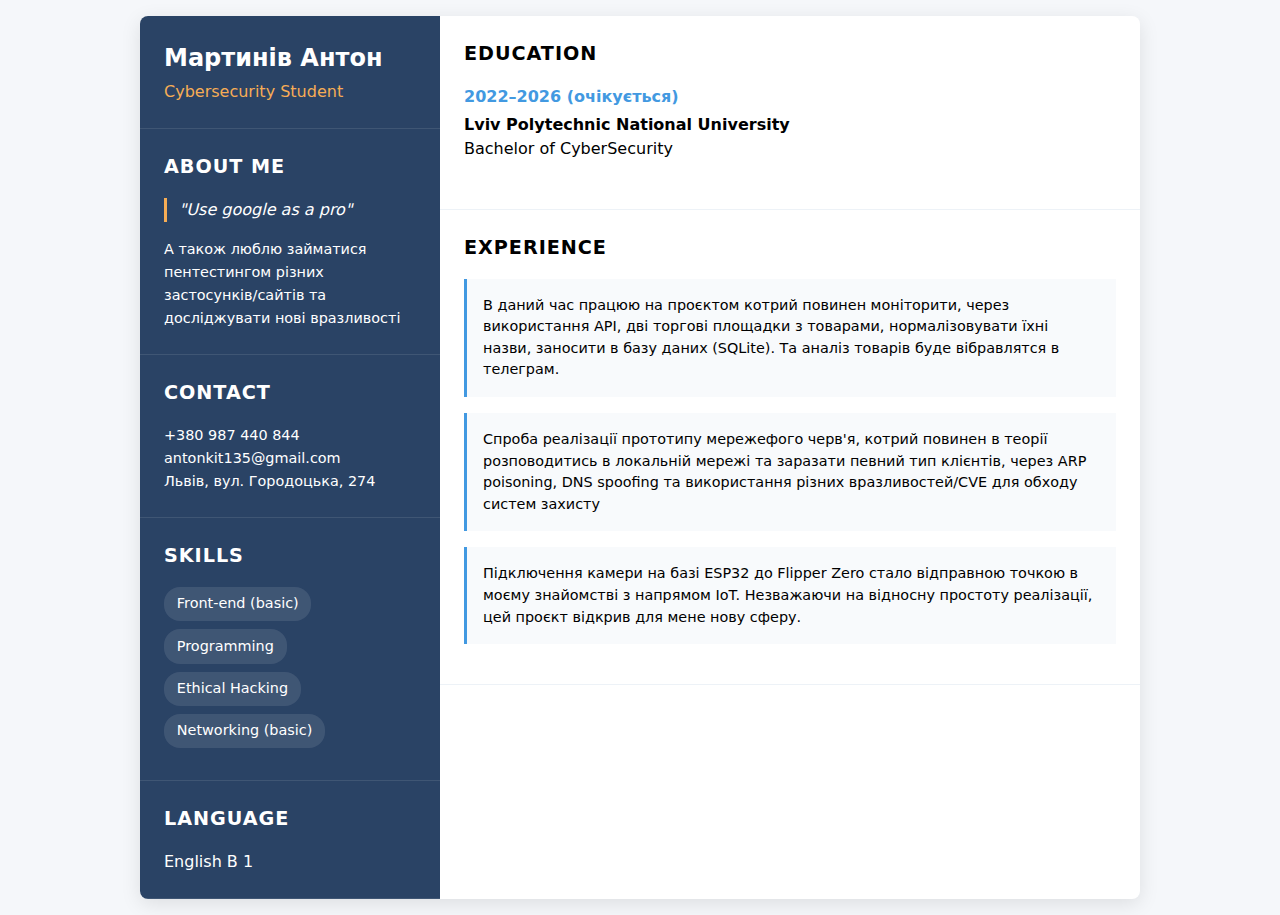
<file: index.html>
<!DOCTYPE html>
<html lang="uk">
<head>
    <meta charset="UTF-8">
    <meta name="viewport" content="width=device-width, initial-scale=1.0">
    <title>My - CV</title>
    <link rel="stylesheet" href="style.css">
</head>
<body>
    <main id="cv-container">
           <div class="left-column">
            <header >
                <h1 id="name">Мартинів Антон</h1>
                <h2 id="title">Cybersecurity Student</h2>
            </header>

            <section id="about">
                <h2 class="section-header">About Me</h2>
                <blockquote id="motto">"Use google as a pro"</blockquote>
                <p class="description">
                    А також люблю займатися<br>
                    пентестингом різних<br>
                    застосунків/сайтів та<br>
                    досліджувати нові вразливості
                </p>
            </section>

            <section id="contact">
                <h2 class="section-header">Contact</h2>
                <div class="contact-info">
                    <p>
                        +380 987 440 844<br>
                        antonkit135@gmail.com<br>
                        Львів, вул. Городоцька, 274
                    </p>
                </div>
            </section>

            <section id="skills">
                <h2 class="section-header">Skills</h2>
                <ul class="skills-list">
                    <li>Front-end (basic)</li>
                    <li>Programming</li>
                    <li>Ethical Hacking</li>
                    <li>Networking (basic)</li>
                </ul>
            </section>

            <section id="language">
                <h2 class="section-header">Language</h2>
                <p>English B 1</p>
            </section>
        </div>

        <div class="right-column">
            <section id="education">
                <h2 class="section-header">Education</h2>
                <div class="education-item">
                    <h3>2022–2026 (очікується)</h3>
                    <p><strong>Lviv Polytechnic National University</strong><br>
                    Bachelor of CyberSecurity</p>
                </div>
            </section>

            <section id="experience">
                <h2 class="section-header">Experience</h2>
                <ul class="experience-list">
                    <li class="experience-item">
                        В даний час працюю на проєктом котрий повинен моніторити, через використання API, дві торгові площадки з товарами, 
                        нормалізовувати їхні назви, заносити в базу даних (SQLite). Та аналіз товарів буде вібравлятся в телеграм.
                    </li>
                    <li class="experience-item">
                        Спроба реалізації прототипу мережефого черв'я, котрий повинен в теорії розповодитись в локальній мережі та заразати певний тип 
                        клієнтів, через ARP poisoning, DNS spoofing та використання різних вразливостей/CVE для обходу систем захисту
                    </li>
                    <li class="experience-item">
                        Підключення камери на базі ESP32 до Flipper Zero стало відправною точкою в моєму знайомстві з напрямом IoT. Незважаючи на 
                        відносну простоту реалізації, цей проєкт відкрив для мене нову сферу.
                    </li>
                </ul>
            </section>
        </div>
    </main>
</body>
</html>
</file>
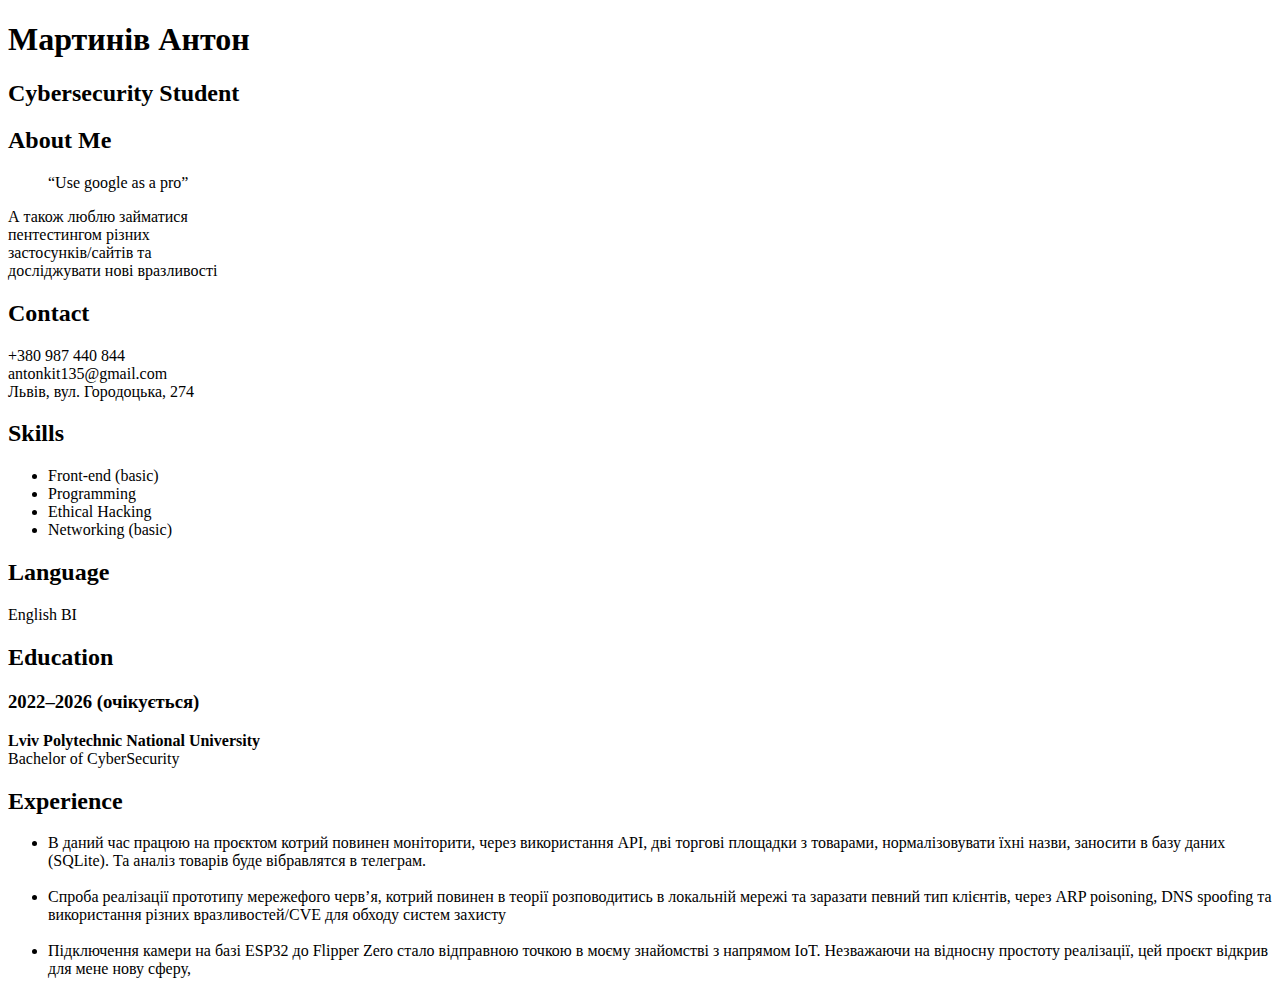
<file: lab_2/index.html>
<!DOCTYPE html>
<html lang="uk">
<head>
    <meta charset="UTF-8">
    <title>My - CV</title>
</head>
<body>
    <h1>Мартинів Антон</h1>
    <h2>Cybersecurity Student</h2>

    <h2>About Me</h2>
    <blockquote>“Use google as a pro”</blockquote>
    <p>
        А також люблю займатися<br>
        пентестингом різних<br>
        застосунків/сайтів та<br>
        досліджувати нові вразливості
    </p>

    <h2>Contact</h2>
    <p>
        +380 987 440 844<br>
        antonkit135@gmail.com<br>
        Львів, вул. Городоцька, 274
    </p>

    <h2>Skills</h2>
    <ul>
        <li>Front-end (basic)</li>
        <li>Programming</li>
        <li>Ethical Hacking</li>
        <li>Networking (basic)</li>
    </ul>

    <h2>Language</h2>
    <p>English BI</p>

    <h2>Education</h2>
    <h3>2022–2026 (очікується)</h3>
    <p><strong>Lviv Polytechnic National University</strong><br>
    Bachelor of CyberSecurity</p>

    <h2>Experience</h2>
    <ul>
        <li>
            В даний час працюю на проєктом котрий повинен моніторити, через використання API, дві торгові площадки з товарами, 
            нормалізовувати їхні назви, заносити в базу даних (SQLite). Та аналіз товарів буде вібравлятся в телеграм.
        </li>
        <br>
        <li>
            Спроба реалізації прототипу мережефого черв’я, котрий повинен в теорії розповодитись в локальній мережі та заразати певний тип 
            клієнтів, через ARP poisoning, DNS spoofing та використання різних вразливостей/CVE для обходу систем захисту
        </li>
        <br>
        <li>
            Підключення камери на базі ESP32 до Flipper Zero стало відправною точкою в моєму знайомстві з напрямом IoT. Незважаючи на 
            відносну простоту реалізації, цей проєкт відкрив для мене нову сферу,
        </li>
    </ul>
</body>
</html>
</file>
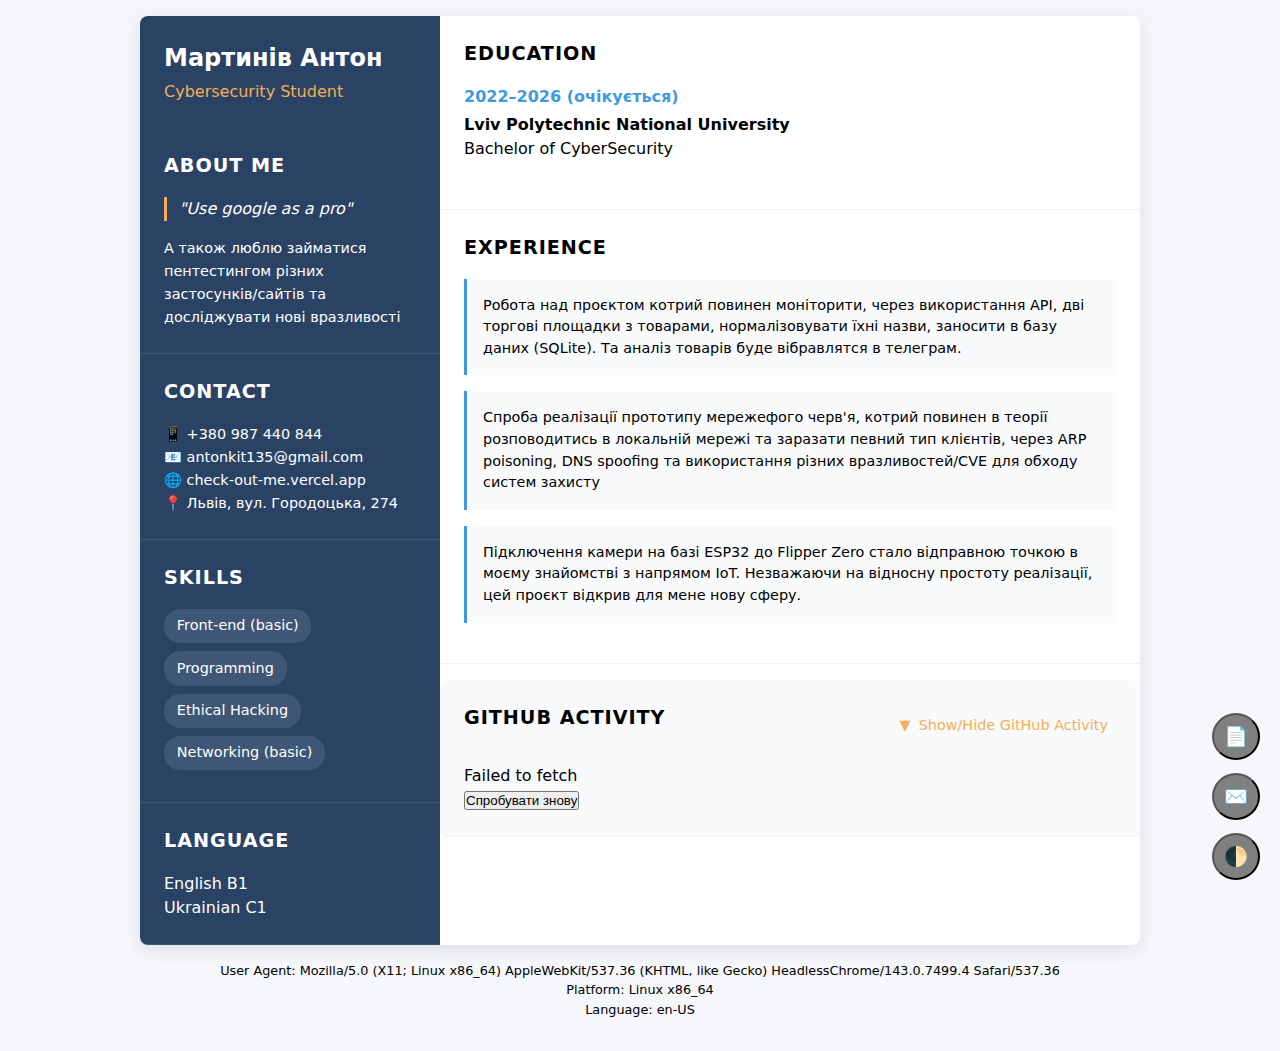
<file: lab_4/index.html>
<!DOCTYPE html>
<html lang="uk">
<head>
    <meta charset="UTF-8">
    <meta name="viewport" content="width=device-width, initial-scale=1.0">
    <title>My - CV</title>
    <link rel="stylesheet" href="style.css">
    <script src="script.js"></script>
</head>
<body>

    <button class="fixed-button"id="theme-toggle" title="Змінити тему">🌓</button>
    <button class="fixed-button"id="open-feedback" title="Відкрити форму">✉️</button>
    <button class="fixed-button"id="export-pdf" title="Експорт в PDF">📄</button>
    <!-- <button class="fixed-button"id="print-cv" title="Друкувати CV">🖨️</button> -->
    <main id="cv-container">
           <div class="left-column">
            <header >
                <h1 id="name">Мартинів Антон</h1>
                <h2 id="title">Cybersecurity Student</h2>
            </header>

            <section id="about">
                <h2 class="section-header">About Me</h2>
                <blockquote id="motto">"Use google as a pro"</blockquote>
                <p class="description">
                    А також люблю займатися<br>
                    пентестингом різних<br>
                    застосунків/сайтів та<br>
                    досліджувати нові вразливості
                </p>
            </section>

            <section id="contact">
                <h2 class="section-header">Contact</h2>
                <div class="contact-info ">
                    <p>
                        <a href="tel:+380987440844" style="text-decoration: none; color: white">📱 +380 987 440 844</a><br>
                        <a href="mailto:antonkit135@gmail.com" style="text-decoration: none; color: white">📧 antonkit135@gmail.com</a><br>
                        <a href="https://check-out-me.vercel.app/" target="_blank" style="text-decoration: none; color: white">🌐 check-out-me.vercel.app</a><br>
                        📍 Львів, вул. Городоцька, 274
                    </p>
                </div>
            </section>

            <section id="skills">
                <h2 class="section-header">Skills</h2>
                <ul class="skills-list">
                    <li> Front-end (basic)</li>
                    <li> Programming</li>
                    <li> Ethical Hacking</li>
                    <li> Networking (basic)</li>
                </ul>
            </section>

            <section id="language">
                <h2 class="section-header">Language</h2>
                <p>English B1</p>
                <p>Ukrainian C1</p>
            </section>
        </div>

        <div class="right-column">
            <section id="education">
                <h2 class="section-header">Education</h2>
                <div class="education-item">
                    <h3>2022–2026 (очікується)</h3>
                    <p><strong>Lviv Polytechnic National University</strong><br>
                    Bachelor of CyberSecurity</p>
                </div>
            </section>

            <section id="experience">
                <h2 class="section-header">Experience</h2>
                <ul class="experience-list">
                    <li class="experience-item">
                        Робота над проєктом котрий повинен моніторити, через використання API, дві торгові площадки з товарами, 
                        нормалізовувати їхні назви, заносити в базу даних (SQLite). Та аналіз товарів буде вібравлятся в телеграм.
                    </li>
                    <li class="experience-item">
                        Спроба реалізації прототипу мережефого черв'я, котрий повинен в теорії розповодитись в локальній мережі та заразати певний тип 
                        клієнтів, через ARP poisoning, DNS spoofing та використання різних вразливостей/CVE для обходу систем захисту
                    </li>
                    <li class="experience-item">
                        Підключення камери на базі ESP32 до Flipper Zero стало відправною точкою в моєму знайомстві з напрямом IoT. Незважаючи на 
                        відносну простоту реалізації, цей проєкт відкрив для мене нову сферу.
                    </li>
                </ul>
            </section>

            <section id="github-section" class="loading">
                <div class="toggle-header">
                    <h2 class="section-header">GitHub Activity</h2>
                </div>
                <div class="github-info">
                    <div class="repo-list">
                        <p>Loading GitHub data...</p>
                    </div>
                </div>
            </section>
        </div>
    </main>
    <footer id="browser-info" style="text-align: center; padding: 1rem; font-size: 0.8rem;">
        <!-- Тут відобразиться інформація -->
    </footer>
    <div id="feedback-modal" style="display: none; position: fixed; top: 50%; left: 50%; transform: translate(-50%, -50%); background: white; padding: 2rem; border-radius: 8px; box-shadow: 0 0 20px rgba(0,0,0,0.2);">
        <form id="feedback-form">
            <input type="text" name="name" placeholder="Ім'я" required><br>
            <input type="email" name="email" placeholder="Email" required><br>
            <input type="tel" name="phone" placeholder="Телефон"><br>
            <textarea name="message" placeholder="Повідомлення" required style="resize: none; height: 5rem;"></textarea><br>
            <button type="submit">Відправити</button>
            <button type="button" onclick="document.getElementById('feedback-modal').style.display='none'">Скасувати</button>
        </form>
    </div>
    
</body>
</html>
</file>
<file: style.css>
* {
    margin: 0;
    padding: 0;
    box-sizing: border-box;
}

body {
    font-family: system-ui, -apple-system, sans-serif;
    line-height: 1.5;
    background: #f5f7fa;
    padding: 1rem;
}

#cv-container {
    max-width: 1000px;
    margin: 0 auto;
    background: white;
    box-shadow: 0 5px 20px rgba(0, 0, 0, 0.1);
    border-radius: 8px;
    overflow: hidden;
    display: grid;
    grid-template-columns: 300px 1fr;
}

.left-column {
    background: #2a4365;
    color: white;
}

.left-column section, .right-column section, header {
    padding: 1.5rem;
    border-bottom: 1px solid rgba(255, 255, 255, 0.1);
}

.right-column section {
    border-bottom-color: #edf2f7;
}

.section-header {
    font-size: 1.2rem;
    text-transform: uppercase;
    letter-spacing: 0.05em;
    margin-bottom: 1rem;
    color: inherit;
}

#name {
    font-size: 1.5rem;
    margin-bottom: 0.25rem;
}

#title {
    font-size: 1rem;
    color: #f6ad55;
    font-weight: normal;
}

#motto {
    font-style: italic;
    border-left: 3px solid #f6ad55;
    padding-left: 0.75rem;
    margin: 1rem 0;
}

.contact-info, .description {
    font-size: 0.9rem;
    line-height: 1.6;
}

.skills-list {
    list-style: none;
    margin-top: 0.75rem;
}

.skills-list li {
    background: rgba(255, 255, 255, 0.1);
    display: inline-block;
    padding: 0.4rem 0.8rem;
    border-radius: 1rem;
    margin: 0 0.25rem 0.5rem 0;
    font-size: 0.9rem;
    transition: all 0.2s;
}

.skills-list li:hover {
    background: #f6ad55;
    transform: translateX(3px);
}

.experience-list {
    list-style: none;
}

.experience-item {
    padding: 1rem;
    background: #f8fafc;
    border-left: 3px solid #4299e1;
    margin-bottom: 1rem;
    font-size: 0.9rem;
    transition: all 0.3s;
}

.experience-item:hover {
    background: white;
    box-shadow: 0 3px 10px rgba(0, 0, 0, 0.05);
    transform: translateY(-2px);
}

.education-item {
    margin-bottom: 1.5rem;
}

.education-item h3 {
    color: #4299e1;
    font-size: 1rem;
    margin-bottom: 0.25rem;
}

// Адаптивність 
@media (max-width: 768px) {
    #cv-container {
        grid-template-columns: 1fr;
    }

    .left-column, .right-column {
        padding: 0;
    }

    .experience-item:hover {
        transform: none;
        font-size: inherit;
    }
}

@media (max-width: 480px) {
    body {
        padding: 0;
    }

    #cv-container {
        border-radius: 0;
        box-shadow: none;
    }

    .left-column section, .right-column section, header {
        padding: 1rem;
    }
}
</file>
<file: lab_4/style.css>
/* Base styles */
* {
    margin: 0;
    padding: 0;
    box-sizing: border-box;
}

:root {
    --primary-color: #f6ad55;
    --dark-bg: #1a1a1a;
    --dark-secondary: #2d2d2d;
    --dark-border: #404040;
    --light-text: #e0e0e0;
    --shadow-light: rgba(0, 0, 0, 0.1);
    --shadow-dark: rgba(0, 0, 0, 0.2);
}

body {
    font-family: system-ui, -apple-system, sans-serif;
    line-height: 1.5;
    background: #f5f7fa;
    padding: 1rem;
}

/* Layout */
#cv-container {
    max-width: 1000px;
    margin: 0 auto;
    background: white;
    box-shadow: 0 5px 20px var(--shadow-light);
    border-radius: 8px;
    overflow: hidden;
    display: grid;
    grid-template-columns: 300px 1fr;
}

/* Column styles */
.left-column {
    background: #2a4365;
    color: white;
}

.left-column section, 
.right-column section, 
header {
    padding: 1.5rem;
}

.left-column section {
    border-bottom: 1px solid rgba(255, 255, 255, 0.1);
}

.right-column section {
    border-bottom: 1px solid #edf2f7;
}

/* Typography */
.section-header {
    font-size: 1.2rem;
    text-transform: uppercase;
    letter-spacing: 0.05em;
    margin-bottom: 1rem;
    color: inherit;
}

#name {
    font-size: 1.5rem;
    margin-bottom: 0.25rem;
}

#title {
    font-size: 1rem;
    color: var(--primary-color);
    font-weight: normal;
}

#motto {
    font-style: italic;
    border-left: 3px solid var(--primary-color);
    padding-left: 0.75rem;
    margin: 1rem 0;
}

.contact-info, 
.description {
    font-size: 0.9rem;
    line-height: 1.6;
    text-decoration: none;
}

/* Skills section */
.skills-list {
    list-style: none;
    margin-top: 0.75rem;
}

.skills-list li {
    background: rgba(255, 255, 255, 0.1);
    display: inline-block;
    padding: 0.4rem 0.8rem;
    border-radius: 1rem;
    margin: 0 0.25rem 0.5rem 0;
    font-size: 0.9rem;
    transition: all 0.2s;
}

.skills-list li:hover {
    background: var(--primary-color);
    transform: translateX(3px);
}

/* Experience section */
.experience-list {
    list-style: none;
}

.experience-item {
    padding: 1rem;
    background: #f8fafc;
    border-left: 3px solid #4299e1;
    margin-bottom: 1rem;
    font-size: 0.9rem;
    transition: all 0.3s;
}

.experience-item:hover {
    background: white;
    box-shadow: 0 3px 10px var(--shadow-light);
    transform: translateY(-2px);
}

/* Education section */
.education-item {
    margin-bottom: 1.5rem;
}

.education-item h3 {
    color: #4299e1;
    font-size: 1rem;
    margin-bottom: 0.25rem;
}

/* Fixed buttons */
.fixed-button {
    position: fixed;
    right: 20px;
    background: grey;
    padding: 10px;
    border-radius: 50%;
    cursor: pointer;
    font-size: 1.2rem;
    transition: all 0.3s ease;
    z-index: 1000;
}

#theme-toggle { bottom: 20px; }
#open-feedback { bottom: 80px; }
#export-pdf { bottom: 140px; }
#print-cv { bottom: 200px; }

.fixed-button:hover {
    transform: scale(1.1);
    background: var(--primary-color);
}

/* Feedback modal */
#feedback-modal {
    position: fixed;
    top: 50%;
    left: 50%;
    transform: translate(-50%, -50%);
    background: white;
    padding: 2rem;
    border-radius: 8px;
    box-shadow: 0 0 20px var(--shadow-light);
    width: 80%;
    max-width: 400px;
}

#feedback-modal button {
    background: var(--primary-color);
    color: white;
    border: none;
    padding: 0.5rem 1rem;
    border-radius: 4px;
    cursor: pointer;
    font-size: 1rem;
    transition: all 0.3s ease;
}

#feedback-modal button:hover {
    background: #e67e22;
}

#feedback-modal input, 
#feedback-modal textarea {
    width: 100%;
    margin: 0.5rem 0;
    padding: 0.5rem;
    border: 1px solid #ddd;
    border-radius: 4px;
}

/* GitHub section */
#github-section {
    padding: 1.5rem;
    background: #f8fafc;
    border-radius: 8px;
    margin-top: 1rem;
    transition: all 0.3s ease;
}

.repo-list {
    list-style: none;
    margin-top: 1rem;
    transition: max-height 0.3s ease-out;
    overflow: hidden;
    max-height: 1000px;
}

.repo-list.collapsed {
    max-height: 0;
    margin-top: 0;
    padding: 0;
}

.repo-item {
    padding: 1rem;
    text-decoration: none;
    border: 1px solid #e2e8f0;
    border-radius: 4px;
    margin-bottom: 0.5rem;
    background: white;
    transition: all 0.3s ease;
}

.repo-item a {
    color: inherit !important; 
    text-decoration: none !important;
    font-size: 1rem;
    font-weight: 500; 
    transition: color 0.3s ease;
}

.repo-item a:hover {
    text-decoration: underline !important;
    color: var(--primary-color) !important;
}

.repo-item:hover {
    transform: translateY(-2px);
    box-shadow: 0 2px 8px var(--shadow-light);
}

.repo-stats {
    display: flex;
    gap: 1rem;
    margin-top: 0.5rem;
    font-size: 0.9rem;
    color: #718096;
}

/* Toggle GitHub section */
.toggle-header {
    display: flex;
    justify-content: space-between;
    align-items: center;
    margin-bottom: 1rem;
}

.toggle-github {
    cursor: pointer;
    color: var(--primary-color);
    font-size: 0.9rem;
    display: flex;
    align-items: center;
    gap: 0.5rem;
    padding: 0.5rem;
    border-radius: 4px;
    transition: all 0.3s ease;
}

.toggle-github:hover {
    background: rgba(246, 173, 85, 0.1);
}

.toggle-github::before {
    content: '▼';
    display: inline-block;
    transition: transform 0.3s ease;
}

.toggle-github.collapsed::before {
    transform: rotate(-90deg);
}

#github-section .repo-list {
    max-height: 1000px;
    opacity: 1;
    transition: all 0.3s ease-out !important;
}

#github-section .repo-list.collapsed {
    max-height: 0 !important;
    opacity: 0 !important;
    margin: 0 !important;
    padding: 0 !important;
}

/* Dark theme */
body.dark-theme {
    background: var(--dark-bg);
    color: var(--light-text);
}

body.dark-theme #cv-container {
    background: var(--dark-secondary);
    box-shadow: 0 5px 20px var(--shadow-dark);
}

body.dark-theme .right-column section {
    border-color: var(--dark-border);
}

body.dark-theme .left-column {
    background: var(--dark-bg);
}

body.dark-theme .experience-item {
    background: var(--dark-secondary);
    border-left: 3px solid var(--primary-color);
}

body.dark-theme .experience-item:hover {
    background: #3a3a3a;
}

body.dark-theme .fixed-button {
    background: white;
}

body.dark-theme #github-section {
    background: var(--dark-secondary);
}

body.dark-theme .repo-item {
    background: #3a3a3a;
    border-color: var(--dark-border);
    color: var(--light-text);
}

/* Loading animation */
@keyframes spin {
    0% { transform: translate(-50%, -50%) rotate(0deg); }
    100% { transform: translate(-50%, -50%) rotate(360deg); }
}

.loading-spinner {
    width: 40px;
    height: 40px;
    margin: 20px auto;
    border: 4px solid #f3f3f3;
    border-top: 4px solid #3498db;
    border-radius: 50%;
    animation: spin 1s linear infinite;
}

/* Print styles - BLACK AND WHITE */
@media print {
    body {
        padding: 0;
        background: white !important;
        color: black !important;
    }

    #cv-container {
        box-shadow: none;
        margin: 0;
        background: white !important;
        color: black !important;
    }

    /* Left column - convert to grayscale */
    .left-column {
        background: #f0f0f0 !important;
        color: black !important;
        border-right: 2px solid #333;
    }

    .left-column section {
        border-bottom: 1px solid #666 !important;
    }

    /* Typography for print */
    #title {
        color: #333 !important;
    }

    #motto {
        border-left: 3px solid #333 !important;
        color: black !important;
    }

    .section-header {
        color: black !important;
        border-bottom: 2px solid #333;
        padding-bottom: 0.25rem;
    }

    /* Skills - convert to simple list */
    .skills-list li {
        background: transparent !important;
        border: 1px solid #333 !important;
        color: black !important;
    }

    /* Experience items */
    .experience-item {
        background: white !important;
        border-left: 3px solid #333 !important;
        box-shadow: none !important;
        color: black !important;
        page-break-inside: avoid;
    }

    /* Education */
    .education-item h3 {
        color: #333 !important;
    }

    /* Remove all hover effects and transitions */
    * {
        transition: none !important;
    }

    /* Hide interactive elements */
    .fixed-button,
    #feedback-modal,
    #github-section,
    #browser-info,
    #api-feedback {
        display: none !important;
    }

    /* Ensure links are visible in black */
    a {
        color: black !important;
        text-decoration: underline !important;
    }

    /* Force black text everywhere */
    p, li, span, div, h1, h2, h3, strong {
        color: black !important;
    }
}

/* Responsive styles */
@media screen and (max-width: 1024px) {
    #cv-container {
        margin: 1rem;
        grid-template-columns: 250px 1fr;
    }
}

@media screen and (max-width: 768px) {
    #cv-container {
        grid-template-columns: 1fr;
        margin: 0.5rem;
    }
}

@media screen and (max-width: 480px) {
    body { padding: 0; }
    
    #cv-container {
        margin: 0;
        border-radius: 0;
        box-shadow: none;
    }

    .fixed-button {
        bottom: 10px;
        right: 10px;
        padding: 8px;
        font-size: 1rem;
    }
}

/* PDF Export specific styles - BLACK AND WHITE */
.pdf-export-mode {
    box-shadow: none !important;
    border-radius: 0 !important;
    max-width: 1000px !important;
    margin: 0 !important;
    background: white !important;
    color: black !important;
}

.pdf-export-mode .left-column {
    background: #f0f0f0 !important;
    color: black !important;
    border-right: 2px solid #333;
    page-break-inside: avoid;
}

.pdf-export-mode .right-column {
    page-break-inside: avoid;
}

.pdf-export-mode .left-column section,
.pdf-export-mode .right-column section {
    page-break-inside: avoid;
    padding: 1.5rem;
    border-bottom: 1px solid #666 !important;
}

.pdf-export-mode #title {
    color: #333 !important;
}

.pdf-export-mode #motto {
    border-left: 3px solid #333 !important;
    color: black !important;
}

.pdf-export-mode .section-header {
    color: black !important;
    border-bottom: 2px solid #333;
    padding-bottom: 0.25rem;
}

.pdf-export-mode .skills-list li {
    background: transparent !important;
    border: 1px solid #333 !important;
    color: black !important;
}

.pdf-export-mode .experience-item {
    page-break-inside: avoid;
    box-shadow: none;
    background: white !important;
    border-left: 3px solid #333 !important;
    color: black !important;
}

.pdf-export-mode .education-item h3 {
    color: #333 !important;
}

/* Ensure all text is visible and properly colored */
.pdf-export-mode * {
    -webkit-print-color-adjust: exact !important;
    print-color-adjust: exact !important;
    color-adjust: exact !important;
}

.pdf-export-mode p,
.pdf-export-mode li,
.pdf-export-mode span,
.pdf-export-mode div,
.pdf-export-mode h1,
.pdf-export-mode h2,
.pdf-export-mode h3,
.pdf-export-mode strong {
    color: black !important;
}

.pdf-export-mode a {
    color: black !important;
    text-decoration: underline !important;
}

/* Hide elements during PDF export */
.pdf-export-mode #github-section,
.pdf-export-mode #browser-info,
.pdf-export-mode #feedback-modal,
.pdf-export-mode #api-feedback,
.pdf-export-mode .fixed-button {
    display: none !important;
}
</file>
